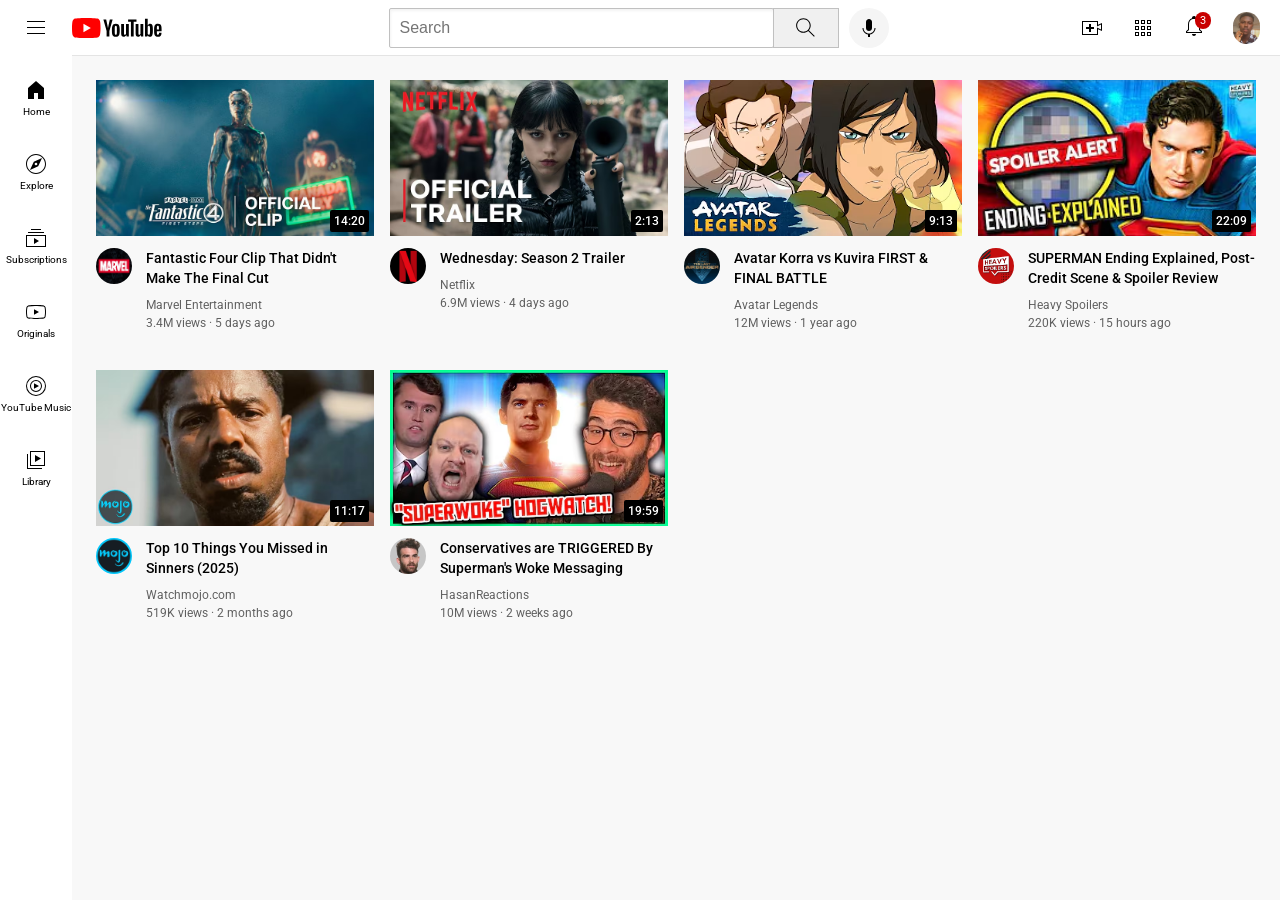
<file: index.html>
<!DOCTYPE html>
<html>
  <head>
    <title>Mock YouTube</title>

    <link rel="preconnect" href="https://fonts.googleapis.com" />
    <link rel="preconnect" href="https://fonts.gstatic.com" crossorigin />
    <link
      href="https://fonts.googleapis.com/css2?family=Roboto:wght@400;500;700&display=swap"
      rel="stylesheet"
    />

    <link rel="stylesheet" href="styles/general.css" />
    <link rel="stylesheet" href="styles/header.css" />
    <link rel="stylesheet" href="styles/video.css" />
    <link rel="stylesheet" href="styles/sidebar.css" />
  </head>
  <body>
    <header class="header">
      <div class="left-section">
        <img class="hamburger-menu" src="icons/hamburger-menu.svg" />
        <img class="youtube-logo" src="icons/youtube-logo.svg" />
      </div>
      <div class="middle-section">
        <input class="search-bar" type="text" placeholder="Search" />
        <button class="search-button">
          <img class="search-icon" src="icons/search.svg" />
          <div class="tooltip">Search</div>
        </button>
        <!-- Put position absolute inside position relative -->
        <button class="voice-search-button">
          <img class="voice-search-icon" src="icons/voice-search-icon.svg" />
          <div class="tooltip">Search with your voice</div>
        </button>
      </div>
      <div class="right-section">
        <div class="upload-icon-container">
          <img class="upload-icon" src="icons/upload.svg" />
          <div class="tooltip">Create</div>
        </div>
        <img class="youtube-apps-icon" src="icons/youtube-apps.svg" />
        <div class="notifications-icon-container">
          <img class="notifications-icon" src="icons/notifications.svg" />
          <div class="notifications-count">3</div>
        </div>
        <img
          class="current-user-picture"
          src="channel-pictures/my-channel.jpg"
        />
      </div>
    </header>

    <nav class="sidebar">
      <div class="sidebar-link">
        <img src="icons/home.svg" />
        <div>Home</div>
      </div>
      <div class="sidebar-link">
        <img src="icons/explore.svg" />
        <div>Explore</div>
      </div>
      <div class="sidebar-link">
        <img src="icons/subscriptions.svg" />
        <div>Subscriptions</div>
      </div>
      <div class="sidebar-link">
        <img src="icons/originals.svg" />
        <div>Originals</div>
      </div>
      <div class="sidebar-link">
        <img src="icons/youtube-music.svg" />
        <div>YouTube Music</div>
      </div>
      <div class="sidebar-link">
        <img src="icons/library.svg" />
        <div>Library</div>
      </div>
    </nav>

    <main>
      <section class="video-grid">
        <div class="video-preview">
          <div class="thumbnail-row">
            <img class="thumbnail" src="thumbnails/thumbnail-1.avif" />
            <div class="video-time">14:20</div>
          </div>
          <div class="video-info-grid">
            <div class="channel-picture">
              <img
                class="profile-picture"
                src="channel-pictures/channel-1.png"
              />
            </div>
            <div class="video-info">
              <p class="video-title">
                Fantastic Four Clip That Didn't Make The Final Cut
              </p>
              <p class="video-author">Marvel Entertainment</p>
              <p class="video-stats">3.4M views &#183; 5 days ago</p>
            </div>
          </div>
        </div>

        <div class="video-preview">
          <div class="thumbnail-row">
            <img class="thumbnail" src="thumbnails/thumbnail-2.avif" />
            <div class="video-time">2:13</div>
          </div>
          <div class="video-info-grid">
            <div class="channel-picture">
              <img
                class="profile-picture"
                src="channel-pictures/channel-2.png"
              />
            </div>
            <div class="video-info">
              <p class="video-title">Wednesday: Season 2 Trailer</p>
              <p class="video-author">Netflix</p>
              <p class="video-stats">6.9M views &#183; 4 days ago</p>
            </div>
          </div>
        </div>

        <div class="video-preview">
          <div class="thumbnail-row">
            <img class="thumbnail" src="thumbnails/thumbnail-3.avif" />
            <div class="video-time">9:13</div>
          </div>
          <div class="video-info-grid">
            <div class="channel-picture">
              <img
                class="profile-picture"
                src="channel-pictures/channel-3.png"
              />
            </div>
            <div class="video-info">
              <p class="video-title">
                Avatar Korra vs Kuvira FIRST &amp; FINAL BATTLE
              </p>
              <p class="video-author">Avatar Legends</p>
              <p class="video-stats">12M views &#183; 1 year ago</p>
            </div>
          </div>
        </div>

        <div class="video-preview">
          <div class="thumbnail-row">
            <img class="thumbnail" src="thumbnails/thumbnail-4.avif" />
            <div class="video-time">22:09</div>
          </div>
          <div class="video-info-grid">
            <div class="channel-picture">
              <img
                class="profile-picture"
                src="channel-pictures/channel-4.jpg"
              />
            </div>
            <div class="video-info">
              <p class="video-title">
                SUPERMAN Ending Explained, Post-Credit Scene &amp; Spoiler
                Review
              </p>
              <p class="video-author">Heavy Spoilers</p>
              <p class="video-stats">220K views &#183; 15 hours ago</p>
            </div>
          </div>
        </div>

        <div class="video-preview">
          <div class="thumbnail-row">
            <img class="thumbnail" src="thumbnails/thumbnail-5.avif" />
            <div class="video-time">11:17</div>
          </div>
          <div class="video-info-grid">
            <div class="channel-picture">
              <img
                class="profile-picture"
                src="channel-pictures/channel-5.png"
              />
            </div>
            <div class="video-info">
              <p class="video-title">
                Top 10 Things You Missed in Sinners (2025)
              </p>
              <p class="video-author">Watchmojo.com</p>
              <p class="video-stats">519K views &#183; 2 months ago</p>
            </div>
          </div>
        </div>

        <div class="video-preview">
          <div class="thumbnail-row">
            <img class="thumbnail" src="thumbnails/thumbnail-6.avif" />
            <div class="video-time">19:59</div>
          </div>
          <div class="video-info-grid">
            <div class="channel-picture">
              <img
                class="profile-picture"
                src="channel-pictures/channel-6.jpg"
              />
            </div>
            <div class="video-info">
              <p class="video-title">
                Conservatives are TRIGGERED By Superman's Woke Messaging
              </p>
              <p class="video-author">HasanReactions</p>
              <p class="video-stats">10M views &#183; 2 weeks ago</p>
            </div>
          </div>
        </div>
        <script src="script.js"></script>
      </section>
    </main>
  </body>
</html>
</file>
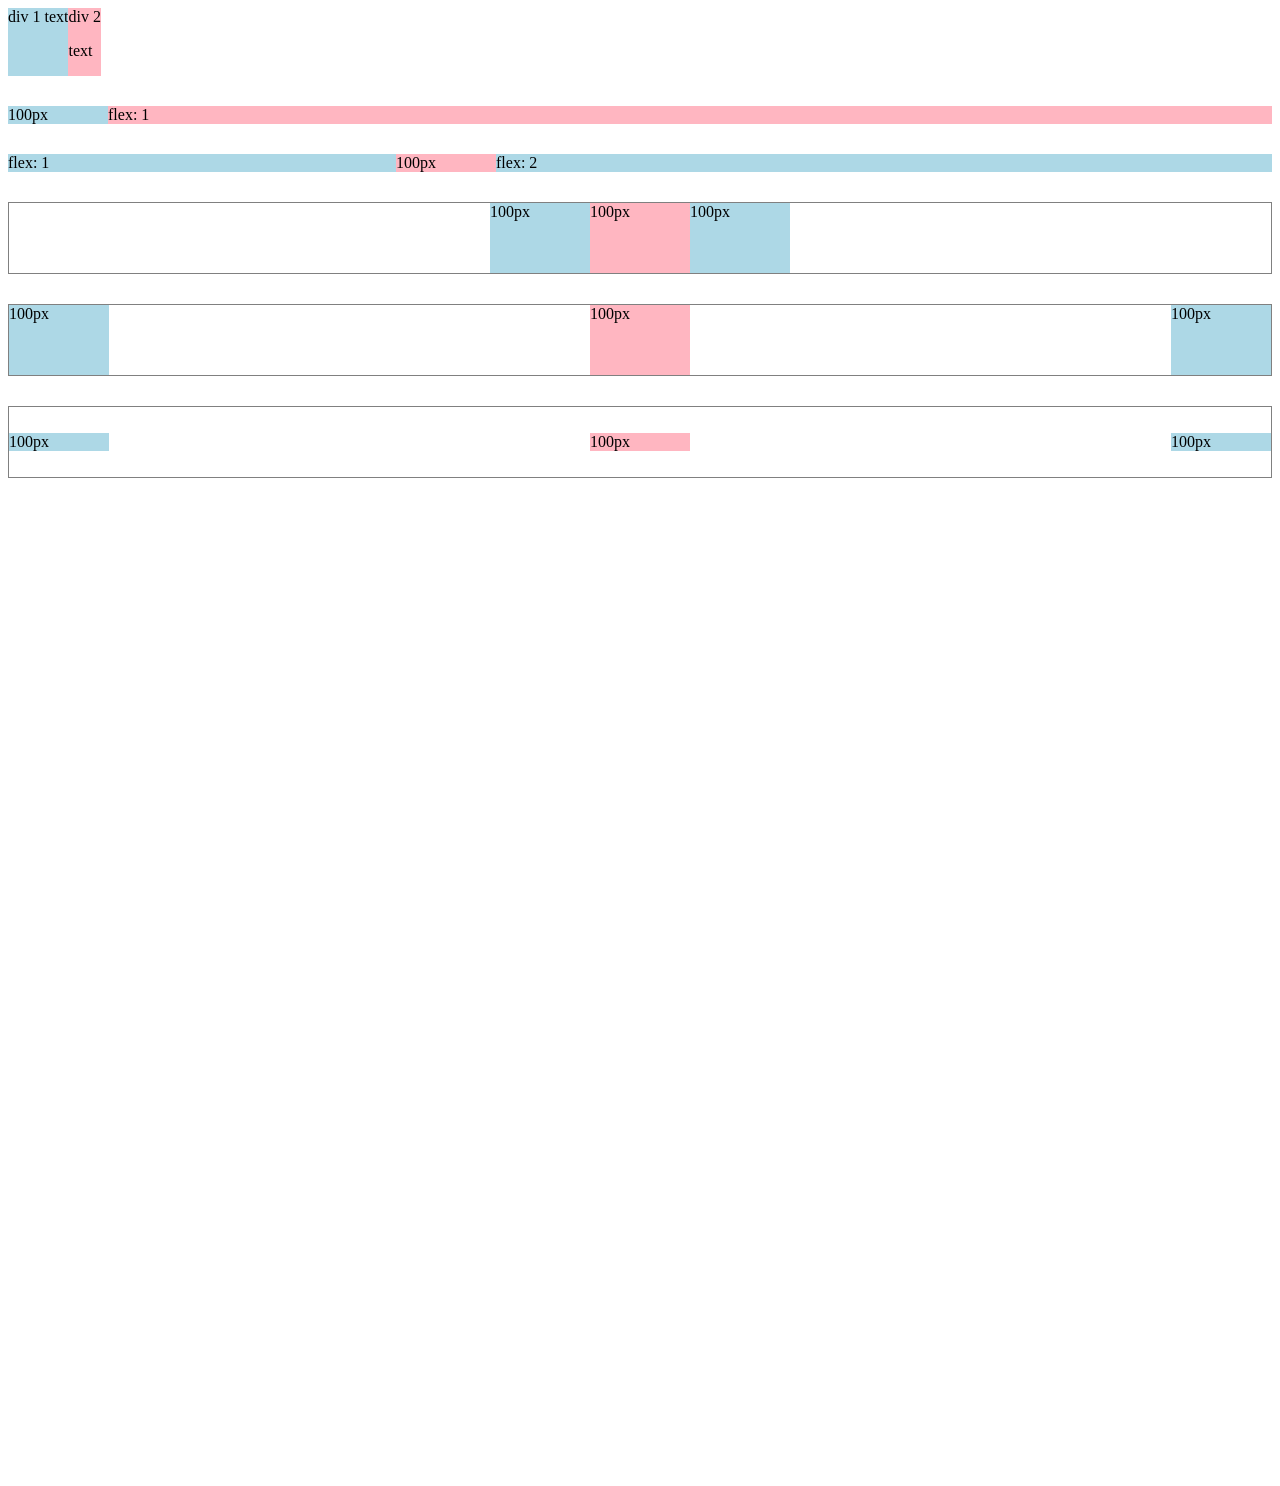
<file: flexbox.html>
<!DOCTYPE html>
<html>
  <head>
    <title>Flexbox Practice</title>
  </head>
  <body style="padding-bottom: 1000px">
    <div style="display: flex; flex-direction: row">
      <div style="background-color: lightblue">div 1 text</div>
      <div style="background-color: lightpink">
        div 2
        <p>text</p>
      </div>
    </div>

    <div style="margin-top: 30px; display: flex; flex-direction: row">
      <div style="background-color: lightblue; width: 100px">100px</div>
      <div style="background-color: lightpink; flex: 1">flex: 1</div>
    </div>

    <div style="margin-top: 30px; display: flex; flex-direction: row">
      <div style="background-color: lightblue; flex: 1">flex: 1</div>
      <div style="background-color: lightpink; width: 100px">100px</div>
      <div style="background-color: lightblue; flex: 2">flex: 2</div>
    </div>

    <div
      style="
        margin-top: 30px;
        height: 70px;
        border-width: 1px;
        border-style: solid;
        border-color: gray;

        display: flex;
        flex-direction: row;
        justify-content: center;
      "
    >
      <div style="background-color: lightblue; width: 100px">100px</div>
      <div style="background-color: lightpink; width: 100px">100px</div>
      <div style="background-color: lightblue; width: 100px">100px</div>
    </div>

    <div
      style="
        margin-top: 30px;
        height: 70px;
        border-width: 1px;
        border-style: solid;
        border-color: gray;

        display: flex;
        flex-direction: row;
        justify-content: space-between;
      "
    >
      <div style="background-color: lightblue; width: 100px">100px</div>
      <div style="background-color: lightpink; width: 100px">100px</div>
      <div style="background-color: lightblue; width: 100px">100px</div>
    </div>

    <div
      style="
        margin-top: 30px;
        height: 70px;
        border-width: 1px;
        border-style: solid;
        border-color: gray;

        display: flex;
        flex-direction: row;
        justify-content: space-between;
        align-items: center;
      "
    >
      <div style="background-color: lightblue; width: 100px">100px</div>
      <div style="background-color: lightpink; width: 100px">100px</div>
      <div style="background-color: lightblue; width: 100px">100px</div>
    </div>
  </body>
</html>
</file>
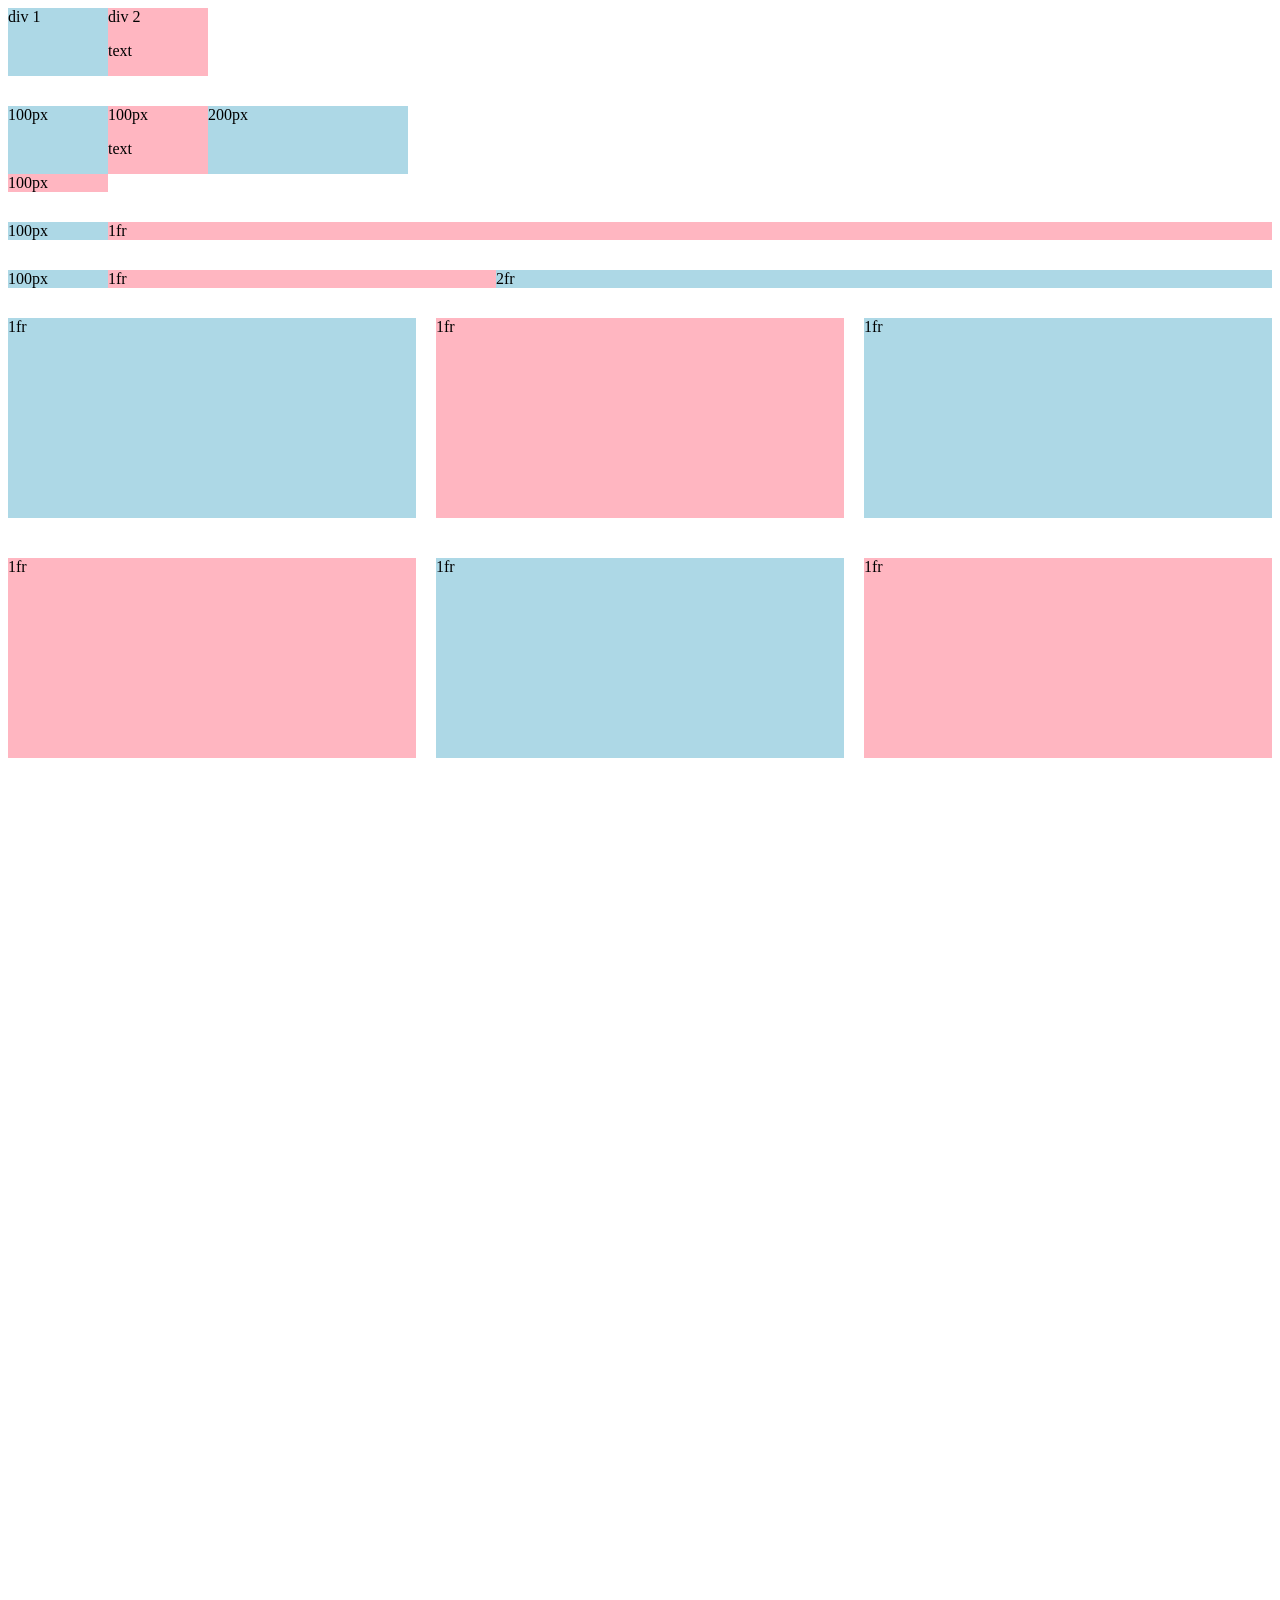
<file: grid.html>
<!DOCTYPE html>
<html>
  <head>
    <title>Grid Practice</title>
  </head>
  <body style="padding-bottom: 1000px">
    <div style="display: grid; grid-template-columns: 100px 100px">
      <div style="background-color: lightblue">div 1</div>
      <div style="background-color: lightpink">
        div 2
        <p>text</p>
      </div>
    </div>

    <div
      style="
        margin-top: 30px;
        display: grid;
        grid-template-columns: 100px 100px 200px;
      "
    >
      <div style="background-color: lightblue">100px</div>
      <div style="background-color: lightpink">
        100px
        <p>text</p>
      </div>
      <div style="background-color: lightblue">200px</div>
      <div style="background-color: lightpink">100px</div>
    </div>

    <div
      style="margin-top: 30px; display: grid; grid-template-columns: 100px 1fr"
    >
      <div style="background-color: lightblue">100px</div>
      <div style="background-color: lightpink">1fr</div>
    </div>

    <div
      style="
        margin-top: 30px;
        display: grid;
        grid-template-columns: 100px 1fr 2fr;
      "
    >
      <div style="background-color: lightblue">100px</div>
      <div style="background-color: lightpink">1fr</div>
      <div style="background-color: lightblue">2fr</div>
    </div>

    <div
      style="
        margin-top: 30px;
        display: grid;
        grid-template-columns: 1fr 1fr 1fr;
        column-gap: 20px;
        row-gap: 40px;
      "
    >
      <div style="background-color: lightblue; height: 200px">1fr</div>
      <div style="background-color: lightpink; height: 200px">1fr</div>
      <div style="background-color: lightblue; height: 200px">1fr</div>
      <div style="background-color: lightpink; height: 200px">1fr</div>
      <div style="background-color: lightblue; height: 200px">1fr</div>
      <div style="background-color: lightpink; height: 200px">1fr</div>
    </div>
  </body>
</html>
</file>
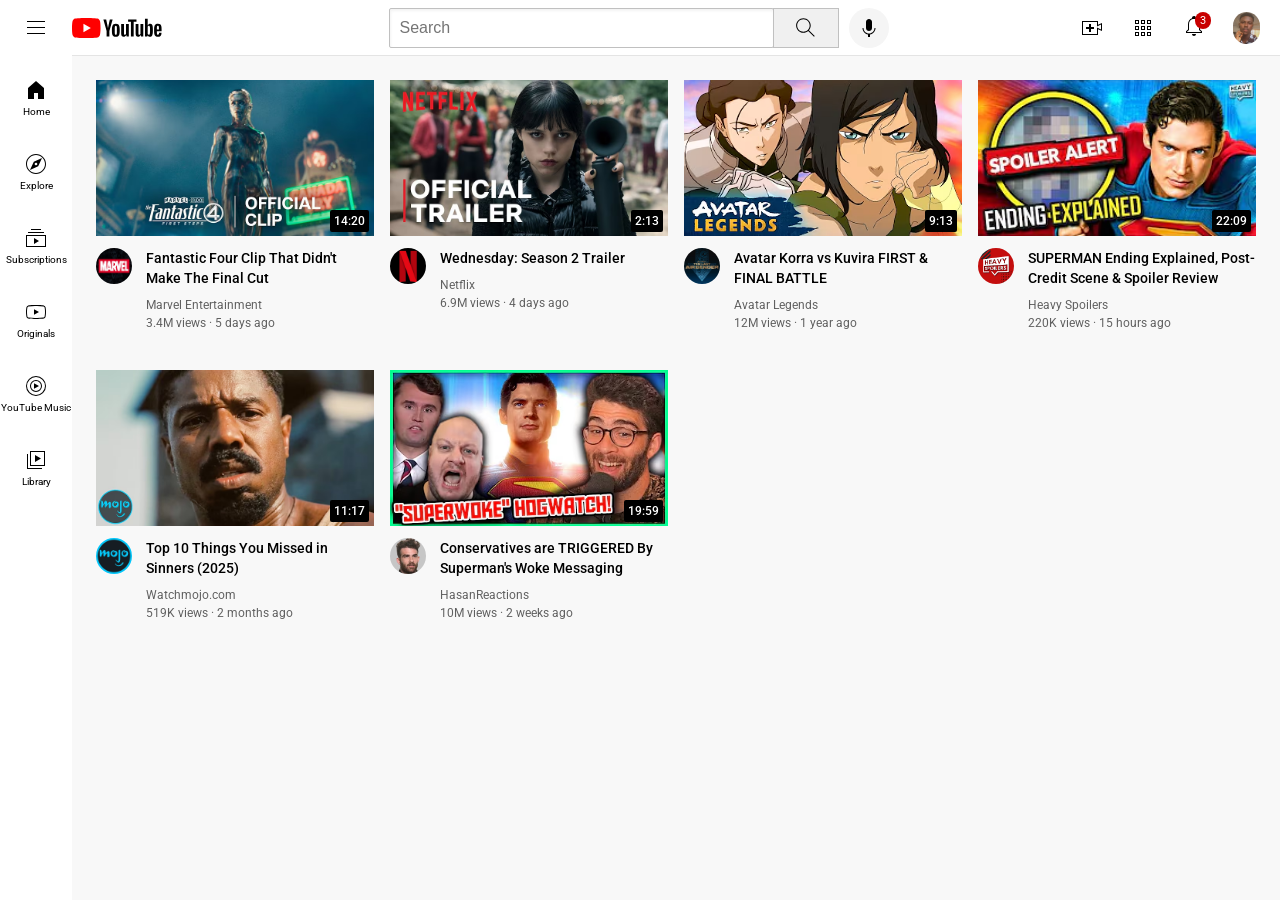
<file: youtube.html>
<!DOCTYPE html>
<html>
  <head>
    <title>Mock YouTube</title>

    <link rel="preconnect" href="https://fonts.googleapis.com" />
    <link rel="preconnect" href="https://fonts.gstatic.com" crossorigin />
    <link
      href="https://fonts.googleapis.com/css2?family=Roboto:wght@400;500;700&display=swap"
      rel="stylesheet"
    />

    <link rel="stylesheet" href="styles/general.css" />
    <link rel="stylesheet" href="styles/header.css" />
    <link rel="stylesheet" href="styles/video.css" />
    <link rel="stylesheet" href="styles/sidebar.css" />
  </head>
  <body>
    <header class="header">
      <div class="left-section">
        <img class="hamburger-menu" src="icons/hamburger-menu.svg" />
        <img class="youtube-logo" src="icons/youtube-logo.svg" />
      </div>
      <div class="middle-section">
        <input class="search-bar" type="text" placeholder="Search" />
        <button class="search-button">
          <img class="search-icon" src="icons/search.svg" />
          <div class="tooltip">Search</div>
        </button>
        <!-- Put position absolute inside position relative -->
        <button class="voice-search-button">
          <img class="voice-search-icon" src="icons/voice-search-icon.svg" />
          <div class="tooltip">Search with your voice</div>
        </button>
      </div>
      <div class="right-section">
        <div class="upload-icon-container">
          <img class="upload-icon" src="icons/upload.svg" />
          <div class="tooltip">Create</div>
        </div>
        <img class="youtube-apps-icon" src="icons/youtube-apps.svg" />
        <div class="notifications-icon-container">
          <img class="notifications-icon" src="icons/notifications.svg" />
          <div class="notifications-count">3</div>
        </div>
        <img
          class="current-user-picture"
          src="channel-pictures/my-channel.jpg"
        />
      </div>
    </header>

    <nav class="sidebar">
      <div class="sidebar-link">
        <img src="icons/home.svg" />
        <div>Home</div>
      </div>
      <div class="sidebar-link">
        <img src="icons/explore.svg" />
        <div>Explore</div>
      </div>
      <div class="sidebar-link">
        <img src="icons/subscriptions.svg" />
        <div>Subscriptions</div>
      </div>
      <div class="sidebar-link">
        <img src="icons/originals.svg" />
        <div>Originals</div>
      </div>
      <div class="sidebar-link">
        <img src="icons/youtube-music.svg" />
        <div>YouTube Music</div>
      </div>
      <div class="sidebar-link">
        <img src="icons/library.svg" />
        <div>Library</div>
      </div>
    </nav>

    <main>
      <section class="video-grid">
        <div class="video-preview">
          <div class="thumbnail-row">
            <img class="thumbnail" src="thumbnails/thumbnail-1.avif" />
            <div class="video-time">14:20</div>
          </div>
          <div class="video-info-grid">
            <div class="channel-picture">
              <img
                class="profile-picture"
                src="channel-pictures/channel-1.png"
              />
            </div>
            <div class="video-info">
              <p class="video-title">
                Fantastic Four Clip That Didn't Make The Final Cut
              </p>
              <p class="video-author">Marvel Entertainment</p>
              <p class="video-stats">3.4M views &#183; 5 days ago</p>
            </div>
          </div>
        </div>

        <div class="video-preview">
          <div class="thumbnail-row">
            <img class="thumbnail" src="thumbnails/thumbnail-2.avif" />
            <div class="video-time">2:13</div>
          </div>
          <div class="video-info-grid">
            <div class="channel-picture">
              <img
                class="profile-picture"
                src="channel-pictures/channel-2.png"
              />
            </div>
            <div class="video-info">
              <p class="video-title">Wednesday: Season 2 Trailer</p>
              <p class="video-author">Netflix</p>
              <p class="video-stats">6.9M views &#183; 4 days ago</p>
            </div>
          </div>
        </div>

        <div class="video-preview">
          <div class="thumbnail-row">
            <img class="thumbnail" src="thumbnails/thumbnail-3.avif" />
            <div class="video-time">9:13</div>
          </div>
          <div class="video-info-grid">
            <div class="channel-picture">
              <img
                class="profile-picture"
                src="channel-pictures/channel-3.png"
              />
            </div>
            <div class="video-info">
              <p class="video-title">
                Avatar Korra vs Kuvira FIRST &amp; FINAL BATTLE
              </p>
              <p class="video-author">Avatar Legends</p>
              <p class="video-stats">12M views &#183; 1 year ago</p>
            </div>
          </div>
        </div>

        <div class="video-preview">
          <div class="thumbnail-row">
            <img class="thumbnail" src="thumbnails/thumbnail-4.avif" />
            <div class="video-time">22:09</div>
          </div>
          <div class="video-info-grid">
            <div class="channel-picture">
              <img
                class="profile-picture"
                src="channel-pictures/channel-4.jpg"
              />
            </div>
            <div class="video-info">
              <p class="video-title">
                SUPERMAN Ending Explained, Post-Credit Scene &amp; Spoiler
                Review
              </p>
              <p class="video-author">Heavy Spoilers</p>
              <p class="video-stats">220K views &#183; 15 hours ago</p>
            </div>
          </div>
        </div>

        <div class="video-preview">
          <div class="thumbnail-row">
            <img class="thumbnail" src="thumbnails/thumbnail-5.avif" />
            <div class="video-time">11:17</div>
          </div>
          <div class="video-info-grid">
            <div class="channel-picture">
              <img
                class="profile-picture"
                src="channel-pictures/channel-5.png"
              />
            </div>
            <div class="video-info">
              <p class="video-title">
                Top 10 Things You Missed in Sinners (2025)
              </p>
              <p class="video-author">Watchmojo.com</p>
              <p class="video-stats">519K views &#183; 2 months ago</p>
            </div>
          </div>
        </div>

        <div class="video-preview">
          <div class="thumbnail-row">
            <img class="thumbnail" src="thumbnails/thumbnail-6.avif" />
            <div class="video-time">19:59</div>
          </div>
          <div class="video-info-grid">
            <div class="channel-picture">
              <img
                class="profile-picture"
                src="channel-pictures/channel-6.jpg"
              />
            </div>
            <div class="video-info">
              <p class="video-title">
                Conservatives are TRIGGERED By Superman's Woke Messaging
              </p>
              <p class="video-author">HasanReactions</p>
              <p class="video-stats">10M views &#183; 2 weeks ago</p>
            </div>
          </div>
        </div>
      </section>
    </main>
  </body>
</html>
</file>
<file: styles/general.css>
p {
  margin-top: 0;
  margin-bottom: 0;
}

body {
  /* This style below will be inherited */
  font-family: Roboto, Arial;
  margin: 0;
  padding-top: 80px;
  padding-left: 96px;
  padding-right: 24px;
  background-color: rgb(248, 248, 248);
}
</file>
<file: styles/header.css>
.header {
  height: 55px;

  display: flex;
  flex-direction: row;
  justify-content: space-between;

  position: fixed;
  top: 0;
  left: 0;
  right: 0;
  z-index: 100;

  background-color: white;
  border-bottom-width: 1px;
  border-bottom-style: solid;
  border-bottom-color: rgb(228, 228, 228);
}

.left-section {
  display: flex;
  align-items: center;
}

.hamburger-menu {
  height: 24px;
  margin-left: 24px;
  margin-right: 24px;
}

.youtube-logo {
  height: 20px;
}

.middle-section {
  flex: 1;
  margin-left: 70px;
  margin-right: 35px;
  max-width: 500px;
  display: flex;
  align-items: center;
}

.search-bar {
  flex: 1;
  height: 36px;
  padding-left: 10px;
  font-size: 16px;
  border: 1px solid rgb(192, 192, 192);
  border-radius: 2px;
  box-shadow: inset 1px 2px 3px rgba(0, 0, 0, 0.05);
  width: 0;
}

.search-bar::placeholder {
  font-size: 16px;
}

.search-button {
  height: 40px;
  width: 66px;
  background-color: rgb(240, 240, 240);
  border-width: 1px;
  border-style: solid;
  border-color: rgb(192, 192, 192);
  margin-left: -1px;
  margin-right: 10px;
}

.search-button,
.voice-search-button,
.upload-icon-container {
  display: flex;
  justify-content: center;
  align-items: center;
  position: relative;
}

.search-button .tooltip,
.voice-search-button .tooltip,
.upload-icon-container .tooltip {
  position: absolute;
  background-color: gray;
  color: white;
  padding-top: 4px;
  padding-bottom: 4px;
  padding-left: 8px;
  padding-right: 8px;
  border-radius: 2px;
  font-size: 12px;
  bottom: -30px;
  opacity: 0;
  transition: opacity 0.15s;
  pointer-events: none;
  white-space: nowrap;
}

.search-button:hover .tooltip,
.voice-search-button:hover .tooltip,
.upload-icon-container:hover .tooltip {
  opacity: 1;
}

.search-icon {
  height: 25px;
}

.voice-search-button {
  height: 40px;
  width: 40px;
  border-radius: 20px;
  border: none;
  background-color: rgb(245, 245, 245);
}

.voice-search-icon {
  height: 24px;
}

.right-section {
  width: 180px;
  margin-right: 20px;
  display: flex;
  align-items: center;
  justify-content: space-between;
  flex-shrink: 0;
}

.upload-icon {
  height: 24px;
}

.youtube-apps-icon {
  height: 24px;
}

.notifications-icon {
  height: 24px;
}

.notifications-icon-container {
  position: relative;
}

.notifications-count {
  position: absolute;
  top: -2px;
  right: -5px;
  background-color: rgb(200, 0, 0);
  color: white;
  font-size: 11px;
  padding-left: 5px;
  padding-right: 5px;
  padding-top: 2px;
  padding-bottom: 2px;
  border-radius: 10px;
}

.current-user-picture {
  height: 32px;
  border-radius: 16px;
}
</file>
<file: styles/video.css>
.thumbnail {
  width: 100%;
}

.video-title {
  margin-top: 0;
  font-size: 14px;
  font-weight: 500;
  line-height: 20px;
  margin-bottom: 10px;
}

.video-info-grid {
  display: grid;
  grid-template-columns: 50px 1fr;
}

.profile-picture {
  width: 36px;
  border-radius: 50px;
}

.thumbnail-row {
  margin-bottom: 8px;
  position: relative;
}

.video-author,
.video-stats {
  font-size: 12px;
  color: rgb(96, 96, 96);
}

.video-author {
  margin-bottom: 4px;
}

.video-grid {
  display: grid;
  grid-template-columns: 1fr 1fr 1fr;
  column-gap: 16px;
  row-gap: 40px;
}

@media (max-width: 750px) {
  .video-grid {
    grid-template-columns: 1fr 1fr;
  }
}

@media (min-width: 751px) and (max-width: 999px) {
  .video-grid {
    grid-template-columns: 1fr 1fr 1fr;
  }
}

@media (min-width: 1000px) {
  .video-grid {
    grid-template-columns: 1fr 1fr 1fr 1fr;
  }
}

.video-time {
  font-size: 12px;
  font-weight: 500;
  padding: 4px;
  border-radius: 2px;
  background-color: black;
  color: white;
  position: absolute;
  bottom: 8px;
  right: 5px;
}
</file>
<file: styles/sidebar.css>
.sidebar {
  position: fixed;
  left: 0;
  bottom: 0;
  top: 55px;
  background-color: white;
  width: 72px;
  z-index: 200;
  padding-top: 5px;
}

.sidebar-link {
  height: 74px;
  display: flex;
  justify-content: center;
  align-items: center;
  flex-direction: column;
  cursor: pointer;
}

.sidebar-link:hover {
  background-color: rgb(235, 235, 235);
}

.sidebar-link img {
  height: 24px;
  margin-bottom: 4px;
}

.sidebar-link div {
  font-size: 10px;
}
</file>
